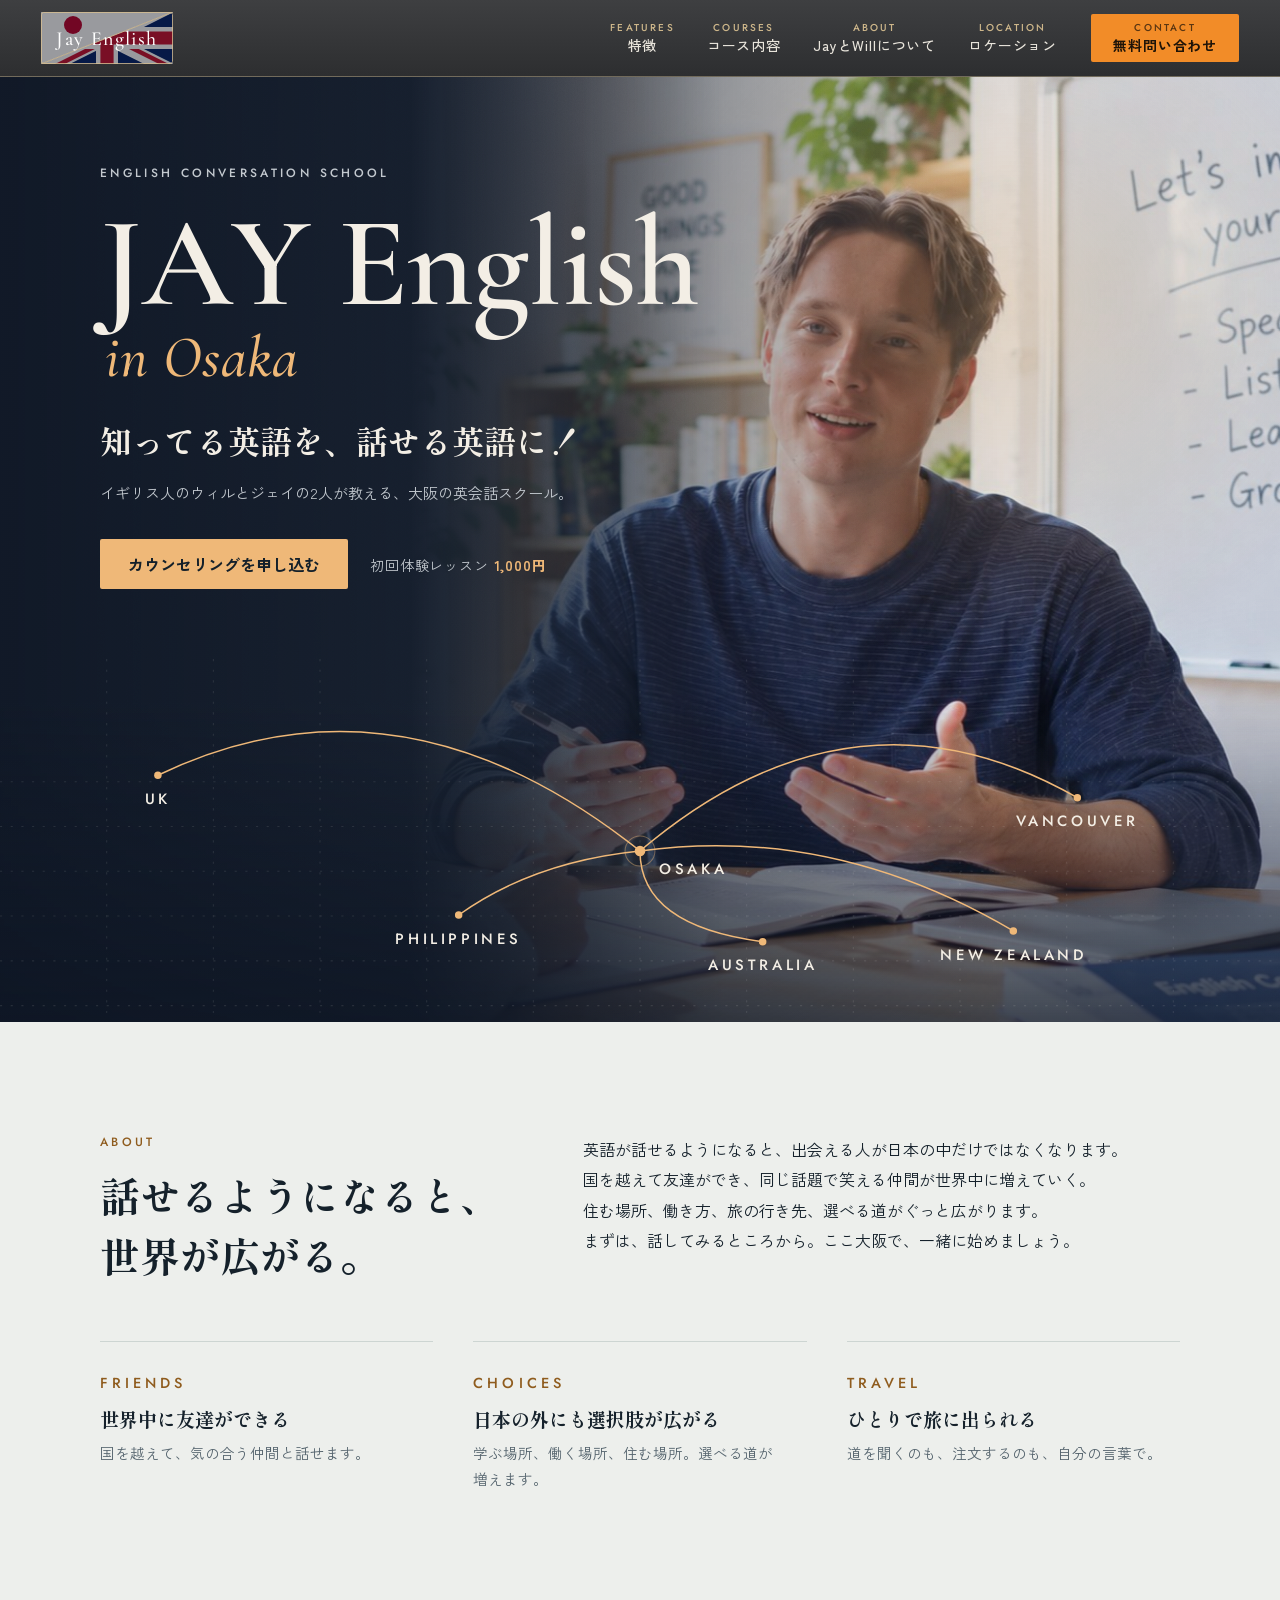
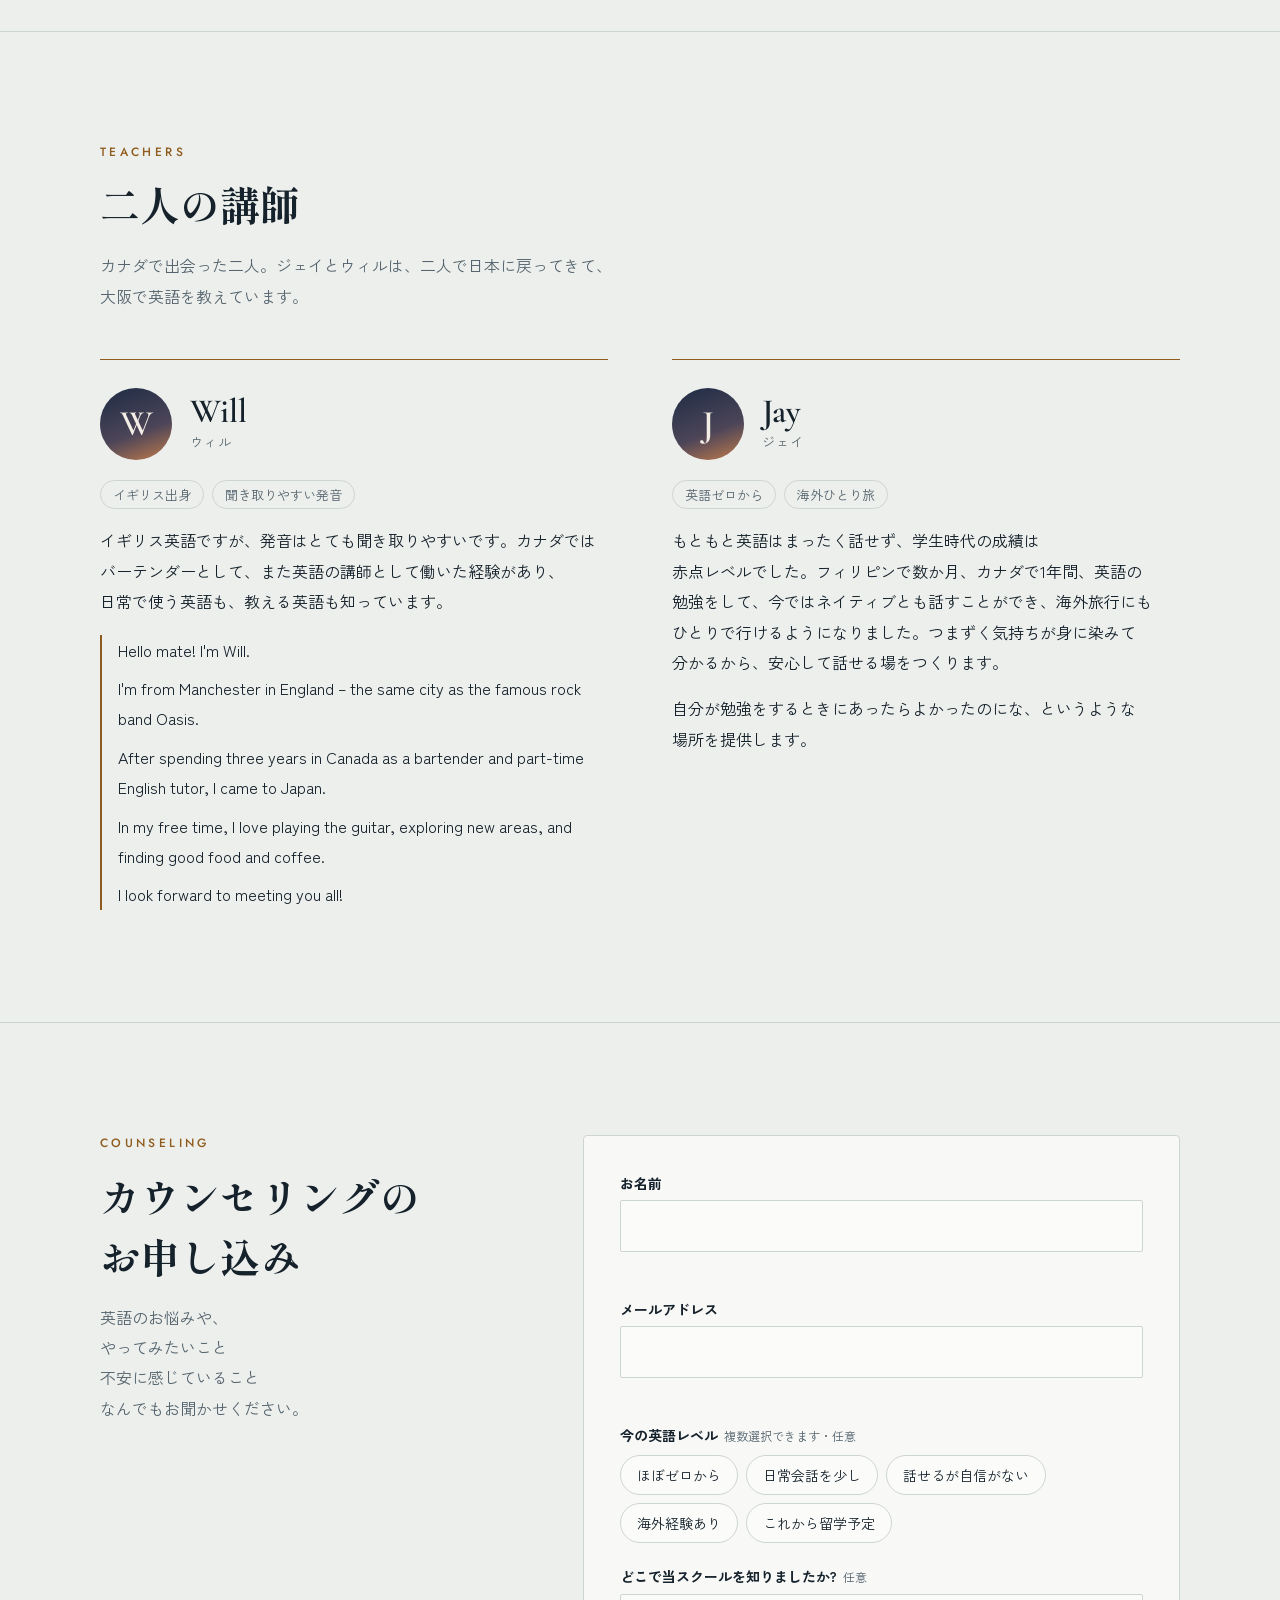
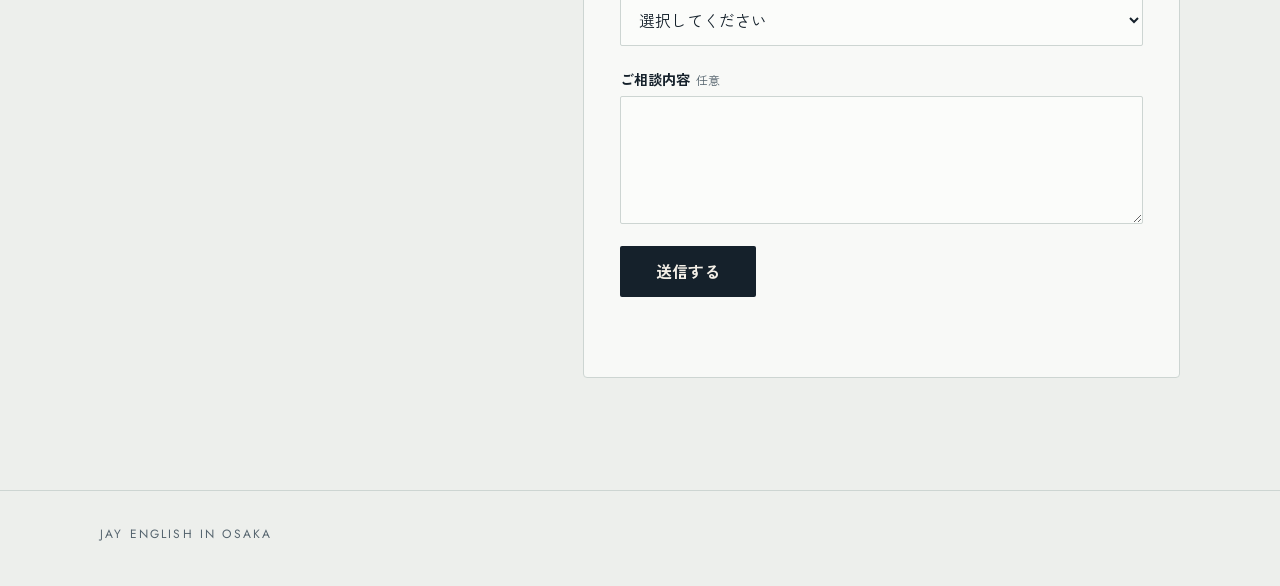
<file: index.html>
<!doctype html>
<html lang="ja">
<head>
<meta charset="utf-8">
<meta name="viewport" content="width=device-width, initial-scale=1">
<title>JAY English in Osaka</title>
<meta name="description" content="大阪の英会話スクール JAY English in Osaka。イギリス人のウィルとジェイの2人が教えます。">
<script>
/* オープニングを出すかどうかを、表示の前に決める(最初の1回だけ・URLに ?intro を付けると何度でも再生) */
(function () {
  var d = document.documentElement;
  d.classList.add("js");
  var reduce = !!(window.matchMedia && window.matchMedia("(prefers-reduced-motion: reduce)").matches);
  var seen = false;
  try { seen = !!sessionStorage.getItem("jayIntroSeen"); } catch (e) {}
  if (!reduce && (!seen || /[?&]intro\b/.test(location.search))) { d.classList.add("intro-on"); }
  /* 万が一スクリプトが動かなかった場合でも、サイトが見えるようにする保険 */
  setTimeout(function () { d.classList.remove("intro-on"); d.classList.add("split", "hero-go"); }, 9000);
})();
</script>
<link rel="preconnect" href="https://fonts.googleapis.com">
<link rel="preconnect" href="https://fonts.gstatic.com" crossorigin>
<link rel="stylesheet" href="https://fonts.googleapis.com/css2?family=Cormorant+Garamond:ital,wght@0,500;0,600;1,500&family=Jost:wght@400;500&family=Shippori+Mincho:wght@500;700&family=Zen+Kaku+Gothic+New:wght@400;500;700&display=swap">
<link rel="stylesheet" href="style.css">
</head>
<body>
<div class="intro" id="intro" role="presentation">
  <canvas id="introCanvas" aria-hidden="true"></canvas>
  <div class="intro-copy">
    <p class="intro-kicker">JAY English in Osaka</p>
    <p class="intro-catch" id="introCatch" lang="ja"><span class="w">知ってる英語を、</span><span class="w">話せる英語に！</span></p>
    <span class="intro-line" aria-hidden="true"></span>
    <p class="intro-en">From Osaka, to the world.</p>
  </div>
  <button class="intro-skip" id="introSkip" type="button" aria-label="オープニングをスキップ">Skip</button>
</div>

<header class="site-header">
  <div class="wrap hdr">
    <a class="logo" id="logo" href="#top" aria-label="Jay English トップへ">
      <svg viewBox="0 0 132 52" xmlns="http://www.w3.org/2000/svg" aria-hidden="true">
        <defs>
          <clipPath id="lg-jp"><polygon points="0,0 132,0 0,52"/></clipPath>
          <clipPath id="lg-uk"><polygon points="132,0 132,52 0,52"/></clipPath>
          <clipPath id="lg-t"><path d="M30,15 h30 v15 z v15 h-30 z h-30 v-15 z v-15 h30 z"/></clipPath>
        </defs>
        <g clip-path="url(#lg-uk)">
          <svg x="0" y="0" width="132" height="52" viewBox="0 0 60 30" preserveAspectRatio="xMidYMid slice">
            <rect width="60" height="30" fill="#012169"/>
            <path d="M0,0 L60,30 M60,0 L0,30" stroke="#fff" stroke-width="6"/>
            <path d="M0,0 L60,30 M60,0 L0,30" stroke="#c8102e" stroke-width="4" clip-path="url(#lg-t)"/>
            <path d="M30,0 v30 M0,15 h60" stroke="#fff" stroke-width="10"/>
            <path d="M30,0 v30 M0,15 h60" stroke="#c8102e" stroke-width="6"/>
          </svg>
        </g>
        <g clip-path="url(#lg-jp)">
          <rect width="132" height="52" fill="#fff"/>
          <circle cx="32" cy="13" r="9" fill="#bc002d"/>
        </g>
        <rect width="132" height="52" fill="#0c1018" opacity=".42"/>
        <line x1="0" y1="52" x2="132" y2="0" stroke="#d7be91" stroke-opacity=".8" stroke-width="1"/>
        <text class="logo-text" x="66" y="27" text-anchor="middle" dominant-baseline="central">Jay English</text>
        <rect x=".5" y=".5" width="131" height="51" rx="2" fill="none" stroke="#d7be91" stroke-opacity=".8"/>
      </svg>
    </a>
    <div class="menu-wrap" id="menuWrap">
    <button class="burger" id="burger" type="button" aria-label="メニューを開く" aria-expanded="false" aria-controls="nav"><span></span></button>
    <nav class="nav" id="nav" aria-label="メインメニュー">
      <button class="nav-item" type="button" data-open-features><span class="en">Features</span><span class="ja">特徴</span></button>
      <div class="nav-drop" id="navDrop">
        <a class="nav-item" id="navCourses" href="#courses" aria-haspopup="true"><span class="en">Courses</span><span class="ja">コース内容</span></a>
        <div class="drop"><div class="drop-in">
          <a class="drop-item" href="#course-1"><span class="en">One-to-One</span><span class="ja">マンツーマン英会話</span></a>
          <a class="drop-item" href="#course-2"><span class="en">Casual Conversation</span><span class="ja">カジュアルConversation</span></a>
          <button class="drop-item" type="button" data-stage="パーソナライズコース" data-en="Personalized" data-desc="目的もレベルも人それぞれ。お一人おひとりに合わせて、コースを設計します。"><span class="en">Personalized</span><span class="ja">パーソナライズコース</span></button>
          <button class="drop-item" id="openKids" data-open-kids type="button"><span class="en">Kids</span><span class="ja">Kids(子ども向け)</span></button>
        </div></div>
      </div>
      <button class="nav-item" type="button" data-stage="JayとWillについて" data-en="About"><span class="en">About</span><span class="ja">JayとWillについて</span></button>
      <button class="nav-item" type="button" data-stage="ロケーション" data-en="Location"><span class="en">Location</span><span class="ja">ロケーション</span></button>
    </nav>
    </div>
    <a class="nav-item nav-cta" id="navCta" href="#counseling"><span class="en">Contact</span><span class="ja">無料問い合わせ</span></a>
  </div>
</header>

<section class="hero" id="top">
  <div class="hero-bg"><img src="top.jpg" alt="講師と生徒が楽しそうに英語で話している様子"></div>
  <div class="hero-glow" aria-hidden="true"></div>
  <div class="wrap hero-inner">
    <p class="eyebrow">English Conversation School</p>
    <h1 class="wordmark" data-split aria-label="JAY English in Osaka">
      <span>JAY English</span>
      <span class="in">in Osaka</span>
    </h1>
    <p class="tagline" data-split><span class="w">知ってる英語を、</span><span class="w">話せる英語に！</span></p>
    <p class="sub">イギリス人のウィルとジェイの2人が教える、大阪の英会話スクール。</p>
    <a class="btn-hero" href="#counseling">カウンセリングを申し込む</a>
    <span class="hero-note">初回体験レッスン <strong>1,000円</strong></span>
  </div>

  <div class="map" aria-hidden="true">
    <svg viewBox="0 -50 1200 340" xmlns="http://www.w3.org/2000/svg">
      <path class="grat" d="M0 65H1200M0 107H1200M0 149H1200M0 191H1200M0 233H1200M0 275H1200M0 317H1200M100 -50V290M200 -50V290M300 -50V290M400 -50V290M500 -50V290M600 -50V290M700 -50V290M800 -50V290M900 -50V290M1000 -50V290M1100 -50V290"/>
      <g class="routes">
        <path pathLength="1" d="M600 130 Q374 -50 148 59"/>
        <path pathLength="1" d="M600 130 Q800 -40 1010 80"/>
        <path pathLength="1" d="M600 130 Q500 140 430 190"/>
        <path pathLength="1" d="M600 130 Q600 200 715 215"/>
        <path pathLength="1" d="M600 130 Q780 105 950 205"/>
      </g>
      <g class="flyers">
        <circle class="flyer" r="2.8"><animateMotion begin="indefinite" dur="4.2s" repeatCount="indefinite" path="M600 130 Q500 140 430 190"/><animate attributeName="opacity" begin="indefinite" dur="4.2s" repeatCount="indefinite" values="0;1;1;0" keyTimes="0;.12;.85;1"/></circle>
        <circle class="flyer" r="2.8"><animateMotion begin="indefinite" dur="5s" repeatCount="indefinite" path="M600 130 Q600 200 715 215"/><animate attributeName="opacity" begin="indefinite" dur="5s" repeatCount="indefinite" values="0;1;1;0" keyTimes="0;.12;.85;1"/></circle>
        <circle class="flyer" r="2.8"><animateMotion begin="indefinite" dur="6.8s" repeatCount="indefinite" path="M600 130 Q780 105 950 205"/><animate attributeName="opacity" begin="indefinite" dur="6.8s" repeatCount="indefinite" values="0;1;1;0" keyTimes="0;.12;.85;1"/></circle>
        <circle class="flyer" r="2.8"><animateMotion begin="indefinite" dur="5.4s" repeatCount="indefinite" path="M600 130 Q374 -50 148 59"/><animate attributeName="opacity" begin="indefinite" dur="5.4s" repeatCount="indefinite" values="0;1;1;0" keyTimes="0;.12;.85;1"/></circle>
        <circle class="flyer" r="2.8"><animateMotion begin="indefinite" dur="6.2s" repeatCount="indefinite" path="M600 130 Q800 -40 1010 80"/><animate attributeName="opacity" begin="indefinite" dur="6.2s" repeatCount="indefinite" values="0;1;1;0" keyTimes="0;.12;.85;1"/></circle>
      </g>
      <circle class="ring" cx="600" cy="130" r="14"/>
      <circle class="dot" cx="600" cy="130" r="5"/>
      <text class="city" x="618" y="152">OSAKA</text>
      <circle class="dot" cx="148" cy="59" r="3.5"/>
      <text class="city" x="148" y="86" text-anchor="middle">UK</text>
      <circle class="dot" cx="1010" cy="80" r="3.5"/>
      <text class="city" x="1010" y="107" text-anchor="middle">VANCOUVER</text>
      <circle class="dot" cx="430" cy="190" r="3.5"/>
      <text class="city" x="430" y="217" text-anchor="middle">PHILIPPINES</text>
      <circle class="dot" cx="715" cy="215" r="3.5"/>
      <text class="city" x="715" y="242" text-anchor="middle">AUSTRALIA</text>
      <circle class="dot" cx="950" cy="205" r="3.5"/>
      <text class="city" x="950" y="232" text-anchor="middle">NEW ZEALAND</text>
    </svg>
  </div>
</section>

<main>
  <section class="section" id="about">
    <div class="wrap">
      <div class="about">
        <div>
          <p class="eyebrow accent">About</p>
          <h2>話せるようになると、<br>世界が広がる。</h2>
        </div>
        <p>英語が話せるようになると、出会える人が日本の中だけではなくなります。<br>
          国を越えて友達ができ、同じ話題で笑える仲間が世界中に増えていく。<br>
          住む場所、働き方、旅の行き先、選べる道がぐっと広がります。<br>
          まずは、話してみるところから。ここ大阪で、一緒に始めましょう。</p>
      </div>
      <div class="trio">
        <div>
          <p class="eyebrow accent">Friends</p>
          <h3>世界中に友達ができる</h3>
          <p>国を越えて、気の合う仲間と話せます。</p>
        </div>
        <div>
          <p class="eyebrow accent">Choices</p>
          <h3>日本の外にも選択肢が広がる</h3>
          <p>学ぶ場所、働く場所、住む場所。選べる道が増えます。</p>
        </div>
        <div>
          <p class="eyebrow accent">Travel</p>
          <h3>ひとりで旅に出られる</h3>
          <p>道を聞くのも、注文するのも、自分の言葉で。</p>
        </div>
      </div>
    </div>
  </section>

  <section class="section" id="teachers">
    <div class="wrap">
      <p class="eyebrow accent">Teachers</p>
      <h2>二人の講師</h2>
      <p class="lead">カナダで出会った二人。ジェイとウィルは、二人で日本に戻ってきて、大阪で英語を教えています。</p>

      <div class="teachers">
        <article class="teacher">
          <div class="who">
            <div class="avatar" aria-hidden="true">W</div>
            <div>
              <p class="name">Will</p>
              <p class="kana">ウィル</p>
            </div>
          </div>
          <div class="tags"><span>イギリス出身</span><span>聞き取りやすい発音</span></div>
          <p class="bio">イギリス英語ですが、発音はとても聞き取りやすいです。カナダではバーテンダーとして、また英語の講師として働いた経験があり、日常で使う英語も、教える英語も知っています。</p>
          <div class="bio-en" lang="en">
            <p>Hello mate! I'm Will.</p>
            <p>I'm from Manchester in England – the same city as the famous rock band Oasis.</p>
            <p>After spending three years in Canada as a bartender and part-time English tutor, I came to Japan.</p>
            <p>In my free time, I love playing the guitar, exploring new areas, and finding good food and coffee.</p>
            <p>I look forward to meeting you all!</p>
          </div>
        </article>

        <article class="teacher">
          <div class="who">
            <div class="avatar" aria-hidden="true">J</div>
            <div>
              <p class="name">Jay</p>
              <p class="kana">ジェイ</p>
            </div>
          </div>
          <div class="tags"><span>英語ゼロから</span><span>海外ひとり旅</span></div>
          <p class="bio">もともと英語はまったく話せず、学生時代の成績は赤点レベルでした。フィリピンで数か月、カナダで1年間、英語の勉強をして、今ではネイティブとも話すことができ、海外旅行にもひとりで行けるようになりました。つまずく気持ちが身に染みて分かるから、安心して話せる場をつくります。</p>
          <p class="bio">自分が勉強をするときにあったらよかったのにな、というような場所を提供します。</p>
        </article>
      </div>
    </div>
  </section>

  <section class="section" id="counseling">
    <div class="wrap">
      <div class="counsel">
        <div>
          <p class="eyebrow accent">Counseling</p>
          <h2>カウンセリングの<br>お申し込み</h2>
          <p class="lead">英語のお悩みや、<br>やってみたいこと<br>不安に感じていること<br>なんでもお聞かせください。</p>
        </div>

        <div class="panel">
          <form id="counselForm" novalidate>
            <input type="hidden" name="form_type" value="counseling">
            <div class="hp" aria-hidden="true"><label>この欄は空のままにしてください<input type="text" name="_gotcha" tabindex="-1" autocomplete="off"></label></div>
            <div class="field">
              <label for="f-name">お名前</label>
              <input id="f-name" name="name" type="text" autocomplete="name" required>
              <p class="err" id="err-name" aria-live="polite"></p>
            </div>
            <div class="field">
              <label for="f-email">メールアドレス</label>
              <input id="f-email" name="email" type="email" inputmode="email" autocomplete="email" required>
              <p class="err" id="err-email" aria-live="polite"></p>
            </div>
            <fieldset>
              <legend>今の英語レベル<span class="opt">複数選択できます・任意</span></legend>
              <div class="chips">
                <label class="chip"><input type="checkbox" id="lv-zero" name="level" value="ほぼゼロから"><span>ほぼゼロから</span></label>
                <label class="chip"><input type="checkbox" id="lv-some" name="level" value="日常会話を少し"><span>日常会話を少し</span></label>
                <label class="chip"><input type="checkbox" id="lv-unsure" name="level" value="話せるが自信がない"><span>話せるが自信がない</span></label>
                <label class="chip"><input type="checkbox" id="lv-past" name="level" value="海外経験あり"><span>海外経験あり</span></label>
                <label class="chip"><input type="checkbox" id="lv-plan" name="level" value="これから留学予定"><span>これから留学予定</span></label>
              </div>
            </fieldset>
            <div class="field" id="w-past" hidden>
              <label for="f-country-past">どこの国に行きましたか?</label>
              <input id="f-country-past" name="country_past" type="text" placeholder="例: カナダ、フィリピン">
            </div>
            <div class="field" id="w-plan" hidden>
              <label for="f-country-plan">どこの国に行く予定ですか?</label>
              <input id="f-country-plan" name="country_plan" type="text" placeholder="例: イギリス">
            </div>
            <div class="field">
              <label for="f-src">どこで当スクールを知りましたか?<span class="opt">任意</span></label>
              <select id="f-src" name="heard_from">
                <option value="">選択してください</option>
                <option value="チラシ">チラシ</option>
                <option value="名刺・カード">名刺・カード</option>
                <option value="Instagram">Instagram</option>
                <option value="TikTok">TikTok</option>
                <option value="友人・知人の紹介">友人・知人の紹介</option>
                <option value="検索">インターネット検索</option>
                <option value="その他">その他</option>
              </select>
            </div>
            <div class="field">
              <label for="f-msg">ご相談内容<span class="opt">任意</span></label>
              <textarea id="f-msg" name="message" rows="4"></textarea>
            </div>
            <button class="btn" id="submitBtn" type="submit">送信する</button>
            <p class="err" id="err-form" aria-live="polite"></p>
          </form>

          <div class="thanks" id="thanks" hidden>
            <h3>お申し込みありがとうございます。</h3>
            <p>内容を確認して、メールでご連絡します。</p>
            <p class="preview-note" id="previewNote" hidden>これはプレビュー表示です。送信先が未設定のため、入力内容はどこにも送られていません。</p>
          </div>
        </div>
      </div>
    </div>
  </section>
</main>

<footer>
  <div class="wrap"><p>JAY English in Osaka</p></div>
</footer>

<div class="kview cview" id="cview" role="region" aria-label="コース内容" hidden>
  <div class="c-hero">
    <div class="c-hero-bg" id="cHeroBg"><img src="courses.jpg" alt="ネイティブ講師が生徒たちと楽しそうに英語で話している様子"></div>
    <div class="wrap c-hero-in">
      <button class="kback light" id="coursesBack" type="button">← トップに戻る</button>
      <p class="eyebrow">Courses</p>
      <h2>コース内容</h2>
      <p class="c-lead">ネイティブ講師と話して、知っている英語を使える英語に。</p>
      <div class="trial">
        <p class="trial-label"><span class="trial-en">First Lesson</span>初回体験レッスン</p>
        <p class="trial-price"><span class="num">1,000</span><span class="yen">円</span></p>
        <a class="trial-btn" href="#counseling" data-go-counseling>無料で問い合わせる<span aria-hidden="true"> →</span></a>
      </div>
    </div>
  </div>
  <div class="wrap c-body">
    <div class="courses">
        <article class="course" id="course-1">
          <p class="eyebrow accent">One-to-One</p>
          <div>
            <h3>日本にいながら、海外にいる時間を。英語が出てこない人も、もう一段上を目指す人も|大阪のマンツーマン英会話</h3>
            <p class="desc">学校で習った英語を、実際に口から出す練習をします。</p>
            <p class="desc">英語がなかなか出てこない方は、自分のペースで。わからないところは、ジェイが日本語でサポートします。</p>
            <p class="desc">日常会話はできる方は、ウィルとネイティブのテンポで雑談を。「簡単な言葉でしか言えない」を、自然な言い回しに直していきます。言い方の違いがわかりにくいときは、ジェイが日本語で一言補足します。</p>
            <p class="fit-title">こんな方に</p>
            <ul class="fit">
              <li>言いたいことが、簡単な言葉でしか言えない</li>
              <li>ネイティブ同士の会話になると聞き取れない</li>
              <li>留学や海外のあと、伸びが止まった</li>
            </ul>
            <div class="variants">
              <div class="variant">
                <h4>マンツーマン<span class="price">1レッスン 4,000円</span></h4>
                <p>講師と1対1で話す練習。初級は自分のペースで、中級は雑談の中で、言い回しを自然な形に直していきます。</p>
              </div>
              <div class="variant strong">
                <h4>2 to 1<span class="badge">日本人サポート付き</span><span class="price">1レッスン 4,000円</span></h4>
                <p>ウィルとジェイの2人で、あなた1人を担当します。ウィルがネイティブの英語で話し、わからなければジェイが日本語で補足します。慣れたら、日本語を必要なときだけに減らせます。二人で教えられることが、私たちの強みです。</p>
                <p class="limit">※ 講師2人で担当するため、受付人数に限りがあります。</p>
              </div>
            </div>
          </div>
        </article>

        <article class="course" id="course-2">
          <p class="eyebrow accent">Casual Conversation</p>
          <div>
            <h3>イギリス人講師と気軽に話す、カジュアルConversation|大阪</h3>
            <p class="desc">イギリス人講師のウィルと、日常の話題を気軽に英語でおしゃべりします。聞き取りやすい発音で、会話のテンポに慣れていきます。</p>
          </div>
        </article>

        <article class="course" id="course-3">
          <p class="eyebrow accent">Personalized</p>
          <div>
            <h3>あなたに合わせて設計する、パーソナライズコース</h3>
            <p class="desc">目的も、今のレベルも、使える時間も人それぞれ。カウンセリングでお話を聞いて、お一人おひとりに合わせたコースを設計します。</p>
            <button class="course-link" type="button" data-stage="パーソナライズコース" data-en="Personalized" data-desc="目的もレベルも人それぞれ。お一人おひとりに合わせて、コースを設計します。">詳しく見る</button>
          </div>
        </article>

        <article class="course kids" id="course-4">
          <p class="eyebrow accent">Kids</p>
          <div>
            <h3>はじめての英語も安心。ウィルとジェイが訪問するKidsレッスン</h3>
            <p class="desc">イギリス人のウィルと日本人のジェイの2人で、ご自宅にお伺いします。英語がはじめてのお子さんでも、わからないところはその場で日本語でサポートします。</p>
            <button class="course-link" type="button" data-open-kids>Kidsのページを見る</button>
          </div>
        </article>
      </div>
    <div class="c-cta">
      <p>まずは、お話を聞かせてください。</p>
      <p class="c-cta-sub">初回体験レッスンは1,000円です。受付人数に限りがあります。</p>
      <a class="btn" id="cCta" href="#counseling">カウンセリングを申し込む</a>
    </div>
  </div>
</div>

<div class="kview cview" id="fview" role="region" aria-label="特徴" hidden>
  <div class="c-hero">
    <div class="c-hero-bg"><img src="top.jpg" alt="ウィルが生徒に楽しそうに英語で話しかけている様子"></div>
    <div class="wrap c-hero-in">
      <button class="kback light" id="featuresBack" type="button">← トップに戻る</button>
      <p class="eyebrow">Features</p>
      <h2>私たちの特徴</h2>
      <p class="c-lead">二人で教えるから、話すのが不安な人も安心して始められます。</p>
    </div>
  </div>
  <div class="wrap c-body">
    <div class="courses">
      <article class="course">
        <p class="eyebrow accent">Two Teachers</p>
        <div>
          <h3>イギリス人と日本人、二人で教える</h3>
          <p class="desc">ネイティブのウィルと、日本人のジェイ。二人の講師がいるから、本場の英語に触れながら、日本語でも安心して学べます。</p>
        </div>
      </article>
      <article class="course">
        <p class="eyebrow accent">Japanese Support</p>
        <div>
          <h3>困ったら、その場で日本語のサポート</h3>
          <p class="desc">「聞き取れない」「言いたいことが言えない」で会話が止まっても大丈夫。ジェイがその場で日本語で助けます。2 to 1 のレッスンでは、これを二人で担当します。</p>
        </div>
      </article>
      <article class="course">
        <p class="eyebrow accent">Speak First</p>
        <div>
          <h3>知ってる英語を、話せる英語に</h3>
          <p class="desc">学校で習った英語を、実際に口から出す練習が中心です。聞き取りやすい発音のウィルと話しながら、会話のテンポに慣れていきます。</p>
        </div>
      </article>
      <article class="course">
        <p class="eyebrow accent">Been There</p>
        <div>
          <h3>つまずく気持ちがわかる講師</h3>
          <p class="desc">ジェイは、英語がまったく話せないところから、フィリピンとカナダでの勉強を経て話せるようになりました。ウィルはカナダでバーテンダーと英語講師を経験。日常で使う英語も、教える英語も知っています。</p>
        </div>
      </article>
    </div>
    <div class="c-cta">
      <p>まずは、お話を聞かせてください。</p>
      <a class="btn" id="fCta" href="#counseling">カウンセリングを申し込む</a>
    </div>
  </div>
</div>

<div class="kview" id="kview" role="region" aria-label="Kids" hidden>
  <div class="k-cover">
    <div class="k-bg" id="kidsPhoto"><img src="kids.jpg" alt="壁にチョークでアルファベットを書く男の子の後ろ姿"></div>
    <div class="wrap k-cover-in">
      <button class="kback light" id="kidsBack" type="button">← トップに戻る</button>
      <p class="eyebrow">Kids</p>
      <h2>はじめての英語も、<br>安心して。</h2>
      <p class="k-intro">英語がはじめてのお子さんでも大丈夫です。レッスンは、イギリス人のウィルと日本人のジェイの2人で行います。ウィルはネイティブの英語で話しかけ、わからないところはジェイがその場で日本語にして伝えます。「聞き取れなかったらどうしよう」と心配しなくても、楽しく英語に触れられます。</p>
    </div>
  </div>
  <div class="wrap">
    <div class="k-hero">
      <div class="k-duo">
        <div>
          <p class="eyebrow accent">Will · UK</p>
          <h3>ネイティブの英語で話しかけます</h3>
          <p>イギリス出身のウィルは、聞き取りやすい発音が持ち味です。</p>
        </div>
        <div>
          <p class="eyebrow accent">Jay · Japan</p>
          <h3>わからないところは日本語で</h3>
          <p>英語が苦手だった経験があるから、つまずく気持ちがわかります。</p>
        </div>
      </div>
    </div>

    <section class="k-sec">
      <p class="eyebrow accent">Course</p>
      <h2>コース内容</h2>
      <dl class="k-list">
        <div class="k-row"><dt>Style</dt><dd>2 on 1<small>先生2人で、お子さんを担当します。</small></dd></div>
        <div class="k-row"><dt>First lesson</dt><dd>初回無料</dd></div>
        <div class="k-row"><dt>Per lesson</dt><dd>1コマ 5,000円<small>40分</small></dd></div>
        <div class="k-row"><dt>Place</dt><dd>ご自宅へ訪問<small>ジェイとウィルの2人でお伺いします。</small></dd></div>
      </dl>
    </section>

    <section class="k-sec">
      <div class="k-form">
        <div>
          <p class="eyebrow accent">Contact</p>
          <h2>お問い合わせ</h2>
          <p class="lead">初回は無料です。ご質問だけでも、気軽にどうぞ。</p>
        </div>
        <div class="panel">
          <form id="kidsForm" novalidate>
            <input type="hidden" name="form_type" value="kids">
            <div class="hp" aria-hidden="true"><label>この欄は空のままにしてください<input type="text" name="_gotcha" tabindex="-1" autocomplete="off"></label></div>
            <div class="field">
              <label for="kf-name">保護者の方のお名前</label>
              <input id="kf-name" name="name" type="text" autocomplete="name" required>
              <p class="err" id="kerr-name" aria-live="polite"></p>
            </div>
            <div class="field">
              <label for="kf-email">メールアドレス</label>
              <input id="kf-email" name="email" type="email" inputmode="email" autocomplete="email" required>
              <p class="err" id="kerr-email" aria-live="polite"></p>
            </div>
            <div class="field">
              <label for="kf-age">お子さまの年齢<span class="opt">任意</span></label>
              <input id="kf-age" name="child_age" type="text" placeholder="例: 6歳">
            </div>
            <div class="field">
              <label for="kf-area">お住まいのエリア<span class="opt">任意</span></label>
              <input id="kf-area" name="area" type="text" placeholder="例: 大阪市北区">
            </div>
            <div class="field">
              <label for="kf-src">どこで当スクールを知りましたか?<span class="opt">任意</span></label>
              <select id="kf-src" name="heard_from">
                <option value="">選択してください</option>
                <option value="チラシ">チラシ</option>
                <option value="名刺・カード">名刺・カード</option>
                <option value="Instagram">Instagram</option>
                <option value="TikTok">TikTok</option>
                <option value="友人・知人の紹介">友人・知人の紹介</option>
                <option value="検索">インターネット検索</option>
                <option value="その他">その他</option>
              </select>
            </div>
            <div class="field">
              <label for="kf-msg">ご相談内容<span class="opt">任意</span></label>
              <textarea id="kf-msg" name="message" rows="4"></textarea>
            </div>
            <button class="btn" id="kidsSubmit" type="submit">初回無料レッスンを申し込む</button>
            <p class="err" id="kerr-form" aria-live="polite"></p>
          </form>
          <div class="thanks" id="kidsThanks" hidden>
            <h3>お問い合わせありがとうございます。</h3>
            <p>内容を確認して、メールでご連絡します。</p>
            <p class="preview-note" id="kidsPreviewNote" hidden>これはプレビュー表示です。送信先が未設定のため、入力内容はどこにも送られていません。</p>
          </div>
        </div>
      </div>
    </section>

    <section class="k-end">
      <p class="eyebrow accent">See you soon</p>
      <p class="big">Hello!</p>
      <h2>会えるのを、楽しみにしているよ!</h2>
      <p class="k-msg">ウィルとジェイは、みんなに会える日をわくわくしながら待っています。英語で「Hello!」と言うところから、いっしょに始めよう。</p>
    </section>
  </div>
</div>

<div class="stage" id="stage" role="region" aria-label="現在作成中" hidden>
  <div class="stage-moon" aria-hidden="true"></div>
  <svg class="sk sk-far" viewBox="0 0 4800 300" xmlns="http://www.w3.org/2000/svg" aria-hidden="true">
    <defs>
      <g id="skF" fill="#1d2b46">
        <rect x="0" y="215" width="70" height="85"/><rect x="70" y="190" width="40" height="110"/>
        <rect x="110" y="230" width="90" height="70"/><rect x="200" y="200" width="50" height="100"/>
        <rect x="250" y="235" width="80" height="65"/><rect x="330" y="205" width="45" height="95"/>
        <polygon points="395,300 432,70 444,22 456,70 495,300"/>
        <rect x="495" y="225" width="70" height="75"/><rect x="565" y="195" width="48" height="105"/>
        <rect x="613" y="235" width="80" height="65"/><rect x="693" y="210" width="42" height="90"/>
        <rect x="770" y="235" width="120" height="65"/>
        <path d="M788 235 a42 42 0 0 1 84 0z"/>
        <rect x="826" y="170" width="8" height="22"/><polygon points="826,170 834,170 830,140"/>
        <rect x="890" y="215" width="55" height="85"/><rect x="945" y="195" width="60" height="105"/>
        <rect x="1005" y="230" width="50" height="70"/><rect x="1055" y="205" width="44" height="95"/>
        <rect x="1099" y="240" width="80" height="60"/><rect x="1179" y="190" width="46" height="110"/>
        <rect x="1225" y="225" width="70" height="75"/><rect x="1295" y="200" width="40" height="100"/>
        <rect x="1335" y="235" width="90" height="65"/><rect x="1425" y="185" width="50" height="115"/>
        <rect x="1475" y="220" width="60" height="80"/><rect x="1535" y="205" width="65" height="95"/>
      </g>
    </defs>
    <use href="#skF" x="0"/><use href="#skF" x="1600"/><use href="#skF" x="3200"/>
  </svg>
  <svg class="sk sk-near" viewBox="0 0 4800 300" xmlns="http://www.w3.org/2000/svg" aria-hidden="true">
    <defs>
      <g id="skN">
        <g fill="#0a101c">
          <rect x="0" y="250" width="60" height="50"/><rect x="60" y="235" width="50" height="65"/>
          <rect x="110" y="255" width="80" height="45"/>
          <polygon points="194,112 242,112 218,58"/><rect x="200" y="112" width="36" height="188"/>
          <rect x="194" y="112" width="48" height="36"/><rect x="217" y="36" width="2" height="24"/>
          <rect x="250" y="240" width="170" height="60"/>
          <rect x="270" y="215" width="10" height="25"/><rect x="330" y="222" width="10" height="18"/>
          <rect x="400" y="218" width="12" height="22"/>
          <rect x="420" y="245" width="60" height="55"/><rect x="480" y="230" width="45" height="70"/>
          <rect x="525" y="250" width="75" height="50"/>
          <rect x="665" y="165" width="34" height="135"/><rect x="821" y="165" width="34" height="135"/>
          <polygon points="665,165 699,165 682,138"/><polygon points="821,165 855,165 838,138"/>
          <rect x="699" y="190" width="122" height="7"/><rect x="620" y="268" width="280" height="8"/>
          <rect x="905" y="245" width="50" height="55"/><rect x="955" y="225" width="45" height="75"/>
          <rect x="1240" y="240" width="60" height="60"/><rect x="1300" y="218" width="50" height="82"/>
          <rect x="1350" y="248" width="90" height="52"/><rect x="1440" y="230" width="55" height="70"/>
          <rect x="1495" y="252" width="105" height="48"/>
        </g>
        <g fill="none" stroke="#0a101c">
          <path stroke-width="3" d="M620 262 Q650 220 682 168 M682 168 Q760 238 838 168 M838 168 Q870 220 900 262"/>
          <circle cx="1130" cy="165" r="105" stroke-width="3"/>
          <circle cx="1130" cy="165" r="95" stroke-width="1.5"/>
          <g stroke-width="1">
            <line x1="1130" y1="60" x2="1130" y2="270"/>
            <line x1="1130" y1="60" x2="1130" y2="270" transform="rotate(30 1130 165)"/>
            <line x1="1130" y1="60" x2="1130" y2="270" transform="rotate(60 1130 165)"/>
            <line x1="1130" y1="60" x2="1130" y2="270" transform="rotate(90 1130 165)"/>
            <line x1="1130" y1="60" x2="1130" y2="270" transform="rotate(120 1130 165)"/>
            <line x1="1130" y1="60" x2="1130" y2="270" transform="rotate(150 1130 165)"/>
          </g>
          <path stroke-width="4" d="M1130 165 L1095 300 M1130 165 L1165 300"/>
        </g>
        <circle cx="218" cy="130" r="9" fill="#f3d79e" opacity=".9"/>
      </g>
    </defs>
    <use href="#skN" x="0"/><use href="#skN" x="1600"/><use href="#skN" x="3200"/>
  </svg>
  <video class="stage-video" id="stageVideo" muted loop playsinline preload="none" hidden></video>
  <div class="stage-body">
    <p class="eyebrow" id="stageEyebrow">Coming Soon</p>
    <h2 id="stageTitle">特徴</h2>
    <p class="stage-desc" id="stageDesc" hidden></p>
    <p class="stage-msg">現在作成中です</p>
    <p class="stage-en">Under construction</p>
    <button class="stage-close" id="stageClose" type="button">トップに戻る</button>
  </div>
</div>

<script src="main.js"></script>
</body>
</html>
</file>
<file: style.css>
/* JAY English in Osaka — デザインの設定ファイル
   色は、一番上の「:root」の中でまとめて変えられます。 */
html{color-scheme:light}body{margin:0}
  /* Layout: dusk hero with a flight-route band along its bottom edge, then calm left-aligned sections on a quiet ground. */
  :root {
    --bg: #edefec;
    --surface: #f8f9f7;
    --field-bg: #fbfcfa;
    --fg: #15212b;
    --muted: #55646e;
    --line: #cdd5d2;
    --accent: #8f5c1e;
    --btn-bg: #15212b;
    --btn-fg: #f3efe7;
    --danger: #b3261e;

    /* The hero is one fixed look in both themes */
    --sky-1: #0e1a2b;
    --sky-2: #1d2c45;
    --sky-3: #4d4558;
    --sky-4: #c27c4c;
    --hero-fg: #f3eee5;
    --hero-muted: #c3c9cf;
    --hero-accent: #efb878;
    --hero-ink: #14202a;

    --font-display: "Cormorant Garamond", "Times New Roman", serif;
    --font-jp: "Shippori Mincho", "Hiragino Mincho ProN", "Yu Mincho", serif;
    --font-body: "Zen Kaku Gothic New", "Hiragino Kaku Gothic ProN", "Yu Gothic", Meiryo, sans-serif;
    --font-label: "Jost", "Helvetica Neue", Arial, sans-serif;
  }
  @media (prefers-color-scheme: dark) {
    :root:not([data-theme="light"]) {
      --bg: #0f1922; --surface: #15232e; --field-bg: #101c26; --fg: #ecebe6; --muted: #9aa9b3;
      --line: #29394a; --accent: #e0a85c; --btn-bg: #e0a85c; --btn-fg: #14202a; --danger: #ff8a80;
      color-scheme: dark;
    }
  }
  :root[data-theme="dark"] {
    --bg: #0f1922; --surface: #15232e; --field-bg: #101c26; --fg: #ecebe6; --muted: #9aa9b3;
    --line: #29394a; --accent: #e0a85c; --btn-bg: #e0a85c; --btn-fg: #14202a; --danger: #ff8a80;
    color-scheme: dark;
  }

  *, *::before, *::after { box-sizing: border-box; }
  body {
    background: var(--bg);
    color: var(--fg);
    font-family: var(--font-body);
    font-size: 16px;
    line-height: 1.9;
    line-break: strict;
    word-break: auto-phrase;
    -webkit-font-smoothing: antialiased;
  }
  h1, h2, h3, p { margin: 0; }
  h2, h3 { text-wrap: balance; }
  :focus-visible { outline: 2px solid var(--accent); outline-offset: 3px; }

  .wrap { width: 100%; max-width: 1120px; margin-inline: auto; padding-inline: 20px; }

  .eyebrow {
    font-family: var(--font-label);
    font-weight: 500;
    font-size: 12px;
    letter-spacing: .28em;
    text-transform: uppercase;
    line-height: 1.4;
  }

  /* ---------- Site header ---------- */
  [hidden] { display: none !important; }
  .section { scroll-margin-top: 72px; }
  .site-header {
    position: sticky;
    top: env(safe-area-inset-top, 0px);
    z-index: 60;
    color: #e9e5dc;
    background: linear-gradient(180deg, #3e3f41 0%, #2d2e30 100%);
    border-bottom: 1px solid rgba(215, 190, 145, .34);
  }
  /* ヘッダーだけは中央の幅制限を外し、ロゴと問い合わせを画面の左右の端にそろえる */
  .site-header .wrap { max-width: none; padding-inline: clamp(20px, 3.2vw, 56px); }
  .hdr {
    display: flex;
    align-items: center;
    gap: 12px;
    min-height: 76px;
    padding-block: 10px;
  }
  .logo { display: block; flex: none; width: 132px; height: 52px; }
  .logo svg { display: block; width: 100%; height: 100%; }
  .logo-text {
    font-family: var(--font-display);
    font-weight: 500;
    font-size: 20px;
    letter-spacing: .07em;
    fill: #fff;
  }
  .nav { display: flex; align-items: center; gap: 4px; margin-left: auto; }
  .nav-item {
    appearance: none;
    position: relative;
    display: flex;
    flex-direction: column;
    align-items: center;
    gap: 3px;
    margin: 0;
    padding: 8px 14px;
    border: 0;
    background: none;
    color: inherit;
    font: inherit;
    line-height: 1.2;
    white-space: nowrap;
    text-decoration: none;
    cursor: pointer;
    transition: transform .2s ease, color .2s ease, background-color .2s ease;
  }
  .nav-item .en {
    font-family: var(--font-label);
    font-weight: 500;
    font-size: 10px;
    letter-spacing: .22em;
    text-transform: uppercase;
    color: #cdb68a;
    transition: color .2s ease;
  }
  .nav-item .ja { font-weight: 500; font-size: 14px; letter-spacing: .06em; }
  .nav-item::after {
    content: "";
    position: absolute;
    left: 14px;
    right: 14px;
    bottom: 1px;
    height: 1px;
    background: #d7be91;
    transform: scaleX(0);
    transition: transform .25s ease;
  }
  .nav-item:hover, .nav-item:focus-visible { transform: scale(1.1); color: #f1dfb9; }
  .nav-item:hover .en, .nav-item:focus-visible .en { color: #f1dfb9; }
  .nav-item[aria-current="true"] { color: #f1dfb9; }
  .nav-item[aria-current="true"]::after { transform: scaleX(1); }
  .nav-cta {
    margin-left: 8px;
    padding: 8px 22px;
    border-radius: 2px;
    background: #f28c28;
    color: #1f1408;
  }
  .nav-cta::after { display: none; }
  .nav-cta .en { color: rgba(31, 20, 8, .72); }
  .nav-cta .ja { font-weight: 700; }
  .nav-cta:hover, .nav-cta:focus-visible { background: #ffa24a; color: #1f1408; }
  .nav-cta:hover .en, .nav-cta:focus-visible .en { color: #1f1408; }
  .site-header :focus-visible { outline-color: #f1dfb9; }

  .nav-drop { position: relative; display: flex; }
  .drop {
    display: none;
    position: absolute;
    top: 100%;
    left: 50%;
    transform: translateX(-50%);
    min-width: 250px;
    padding-top: 6px;
    z-index: 5;
  }
  .drop-in {
    display: grid;
    padding: 6px;
    background: #2d2e30;
    border: 1px solid rgba(215, 190, 145, .34);
    box-shadow: 0 16px 32px rgba(0, 0, 0, .35);
  }
  .nav-drop.open .drop { display: block; }
  .nav-drop.dismiss .drop { display: none !important; }
  @media (hover: hover) {
    .nav-drop:hover .drop, .nav-drop:has(:focus-visible) .drop { display: block; }
  }
  .drop-item {
    appearance: none;
    display: flex;
    flex-direction: column;
    align-items: flex-start;
    gap: 2px;
    margin: 0;
    padding: 11px 16px;
    border: 0;
    border-radius: 2px;
    background: none;
    color: #e9e5dc;
    font: inherit;
    line-height: 1.3;
    text-align: left;
    text-decoration: none;
    cursor: pointer;
    transition: background-color .15s ease, color .15s ease;
  }
  .drop-item + .drop-item { border-top: 1px solid rgba(255, 255, 255, .07); }
  .drop-item .en {
    font-family: var(--font-label);
    font-weight: 500;
    font-size: 10px;
    letter-spacing: .22em;
    text-transform: uppercase;
    color: #cdb68a;
  }
  .drop-item .ja { font-weight: 500; font-size: 14px; letter-spacing: .04em; }
  .drop-item:hover, .drop-item:focus-visible { background: rgba(215, 190, 145, .14); color: #f1dfb9; }

  .course { scroll-margin-top: 90px; }

  .menu-wrap { display: contents; }
  .burger {
    display: none;
    appearance: none;
    flex: none;
    width: 44px;
    height: 44px;
    margin: 0;
    padding: 0;
    border: 1px solid rgba(215, 190, 145, .5);
    border-radius: 2px;
    background: none;
    color: inherit;
    cursor: pointer;
    place-items: center;
  }
  .burger span, .burger span::before, .burger span::after {
    content: "";
    display: block;
    width: 18px;
    height: 1.5px;
    background: #e9e5dc;
  }
  .burger span { position: relative; }
  .burger span::before { position: absolute; top: -6px; }
  .burger span::after { position: absolute; top: 6px; }

  @media (max-width: 859px) {
    .hdr { flex-wrap: nowrap; gap: 10px; min-height: 60px; padding-block: 8px; }
    .logo { order: 1; width: 112px; height: 44px; margin-right: auto; }
    .nav-cta { order: 2; margin: 0; padding: 6px 14px; }
    .menu-wrap { order: 3; display: block; }
    .burger { display: grid; }
    .nav {
      display: none;
      position: absolute;
      top: 100%;
      left: 0;
      right: 0;
      flex-direction: column;
      align-items: stretch;
      width: auto;
      margin: 0;
      gap: 0;
      padding: 4px 20px 14px;
      background: #2d2e30;
      border-bottom: 1px solid rgba(215, 190, 145, .34);
      box-shadow: 0 16px 30px rgba(0, 0, 0, .35);
    }
    .nav::before { content: ""; position: absolute; left: 0; right: 0; top: -16px; height: 16px; }
    .menu-wrap.open .nav { display: flex; }
    .menu-wrap.dismiss .nav { display: none !important; }
    .nav-drop { display: block; }
    .nav .nav-item {
      flex-direction: row;
      align-items: baseline;
      justify-content: flex-start;
      gap: 14px;
      width: 100%;
      padding: 14px 4px;
      border-top: 1px solid rgba(255, 255, 255, .08);
      text-align: left;
    }
    .nav .nav-item .en { min-width: 96px; }
    .nav .nav-item:hover, .nav .nav-item:focus-visible { transform: none; }
    .nav .nav-item::after { display: none; }
    .drop { position: static; transform: none; min-width: 0; padding-top: 0; }
    .drop-in { padding: 0 0 8px 24px; background: none; border: 0; box-shadow: none; }
    .drop-item { padding: 10px 8px; }
    .course { scroll-margin-top: 90px; }
    .section { scroll-margin-top: 84px; }
  }
  @media (max-width: 859px) and (hover: hover) {
    .menu-wrap:hover .nav, .menu-wrap:has(:focus-visible) .nav { display: flex; }
  }
  @media (max-width: 360px) {
    .logo { width: 100px; height: 40px; }
    .nav-cta { padding: 6px 10px; }
    .nav-cta .ja { font-size: 13px; letter-spacing: .02em; }
  }

  /* ---------- Kids page ---------- */
  .kview {
    position: fixed;
    inset: 0;
    z-index: 55;
    overflow-y: auto;
    padding-top: 84px;
    background: var(--bg);
    color: var(--fg);
  }
  @media (max-width: 859px) { .kview { padding-top: 92px; } }
  .kback {
    appearance: none;
    margin-top: 28px;
    padding: 8px 0;
    border: 0;
    background: none;
    color: var(--muted);
    font: inherit;
    font-size: 14px;
    cursor: pointer;
  }
  .kback:hover { color: var(--fg); }
  .k-hero { padding-block: 24px 72px; }
  .k-hero h2 {
    margin-top: 14px;
    font-family: var(--font-jp);
    font-weight: 700;
    font-size: clamp(28px, 5vw, 46px);
    line-height: 1.5;
  }
  .k-hero p.k-intro { margin-top: 24px; max-width: 36em; }
  .k-duo { margin-top: 44px; display: grid; }
  .k-duo > div { padding-block: 22px 26px; border-top: 1px solid var(--line); }
  .k-duo h3 { margin-top: 6px; font-family: var(--font-jp); font-weight: 700; font-size: 19px; line-height: 1.6; }
  .k-duo p { margin-top: 6px; font-size: 14.5px; color: var(--muted); line-height: 1.8; }
  .k-sec { padding-block: 72px; border-top: 1px solid var(--line); }
  .k-sec h2 {
    margin-top: 14px;
    font-family: var(--font-jp);
    font-weight: 700;
    font-size: clamp(24px, 4vw, 36px);
    line-height: 1.5;
  }
  .k-list { margin: 36px 0 0; display: grid; }
  .k-row { display: grid; gap: 6px 24px; padding-block: 22px; border-top: 1px solid var(--line); align-items: baseline; }
  .k-row:last-child { border-bottom: 1px solid var(--line); }
  .k-row dt { font-family: var(--font-label); font-weight: 500; font-size: 12px; letter-spacing: .24em; color: var(--accent); text-transform: uppercase; }
  .k-row dd { margin: 0; min-width: 0; font-family: var(--font-jp); font-weight: 700; font-size: clamp(22px, 3.6vw, 32px); line-height: 1.5; }
  .k-row dd small { display: block; margin-top: 2px; font-family: var(--font-body); font-weight: 400; font-size: 14px; color: var(--muted); line-height: 1.8; }
  .k-form { display: grid; gap: 36px; }
  .k-end { padding-block: 96px 128px; border-top: 1px solid var(--line); }
  .k-end .big {
    margin-top: 16px;
    font-family: var(--font-display);
    font-style: italic;
    font-weight: 500;
    font-size: clamp(44px, 9vw, 96px);
    line-height: 1.05;
    color: var(--accent);
  }
  .k-end h2 {
    margin-top: 20px;
    font-family: var(--font-jp);
    font-weight: 700;
    font-size: clamp(24px, 4vw, 36px);
    line-height: 1.5;
  }
  .k-end p.k-msg { margin-top: 16px; max-width: 34em; }
  @media (min-width: 760px) {
    .k-duo { grid-template-columns: 1fr 1fr; gap: 40px; }
    .k-row { grid-template-columns: 200px 1fr; }
    .k-form { grid-template-columns: 5fr 7fr; gap: 56px; align-items: start; }
  }

  .ill-text { font-family: var(--font-label); font-weight: 500; }
  .k-top { display: grid; gap: 32px; align-items: center; }
  .k-photo { margin: 0; order: -1; aspect-ratio: 4 / 3; max-width: 100%; overflow: hidden; border-radius: 4px; background: #ead9c3; }
  .k-photo svg, .k-photo img, .c-hero-bg svg, .c-hero-bg img { display: block; width: 100%; height: 100%; object-fit: cover; }
  @media (min-width: 860px) {
    .k-top { grid-template-columns: 7fr 5fr; gap: 56px; }
    .k-photo { order: 0; }
  }

  .cview { padding-top: 0; }
  .c-hero {
    position: relative;
    isolation: isolate;
    overflow: hidden;
    padding-top: 84px;
    color: #f3eee5;
    background: #26303f;
  }
  .c-hero-bg {
    position: absolute;
    top: 0;
    right: 0;
    bottom: 0;
    left: 22%;
    z-index: -2;
    -webkit-mask-image: linear-gradient(90deg, transparent 0, #000 38%);
    mask-image: linear-gradient(90deg, transparent 0, #000 38%);
  }
  .c-hero-bg img { object-position: 50% 35%; }
  .c-hero::after {
    content: "";
    position: absolute;
    inset: 0;
    z-index: -1;
    background: linear-gradient(90deg, rgba(14, 22, 36, .88) 0%, rgba(14, 22, 36, .64) 40%, rgba(14, 22, 36, .1) 78%);
  }
  .c-hero-in { padding-block: 8px 80px; }
  .c-hero .eyebrow { margin-top: 36px; color: #efc58f; }
  .c-hero h2 {
    margin-top: 12px;
    font-family: var(--font-jp);
    font-weight: 700;
    font-size: clamp(36px, 6.5vw, 68px);
    line-height: 1.3;
  }
  .c-lead { margin-top: 16px; max-width: 24em; font-size: 17px; color: #e2e5e8; }
  .kback.light { color: rgba(243, 238, 229, .8); }
  .kback.light:hover { color: #fff; }
  .c-body { padding-block: 24px 112px; }
  .c-body .courses { margin-top: 24px; }
  .c-cta { margin-top: 56px; display: grid; gap: 16px; justify-items: start; }
  .c-cta p { font-family: var(--font-jp); font-weight: 700; font-size: 22px; line-height: 1.6; }
  .c-cta .btn { display: inline-block; text-decoration: none; }
  @media (max-width: 859px) {
    .c-hero { padding-top: 92px; }
    .c-hero-bg { left: 0; -webkit-mask-image: none; mask-image: none; }
    .c-hero::after { background: rgba(14, 22, 36, .7); }
  }

  #kview { padding-top: 0; }
  .k-cover {
    position: relative;
    isolation: isolate;
    overflow: hidden;
    padding-top: 84px;
    color: #f6efe6;
    background: #6a5545;
  }
  .k-bg {
    position: absolute;
    top: 0;
    right: 0;
    bottom: 0;
    left: 22%;
    z-index: -2;
    -webkit-mask-image: linear-gradient(90deg, transparent 0, #000 38%);
    mask-image: linear-gradient(90deg, transparent 0, #000 38%);
  }
  .k-bg img { display: block; width: 100%; height: 100%; object-fit: cover; object-position: 50% 45%; }
  .k-cover::after {
    content: "";
    position: absolute;
    inset: 0;
    z-index: -1;
    background: linear-gradient(90deg, rgba(30, 22, 17, .84) 0%, rgba(30, 22, 17, .58) 40%, rgba(30, 22, 17, .1) 78%);
  }
  .k-cover-in { padding-block: 8px 96px; }
  .k-cover .eyebrow { margin-top: 36px; color: #f2c98f; }
  .k-cover h2 {
    margin-top: 12px;
    font-family: var(--font-jp);
    font-weight: 700;
    font-size: clamp(32px, 5.4vw, 56px);
    line-height: 1.4;
    text-wrap: balance;
  }
  .k-cover .k-intro { margin-top: 22px; max-width: 27em; font-size: 16px; color: #f3ede5; }
  @media (max-width: 859px) {
    .k-cover { padding-top: 92px; }
    .k-bg { left: 0; -webkit-mask-image: none; mask-image: none; }
    .k-cover::after { background: rgba(30, 22, 17, .66); }
  }

  /* ---------- Under-construction stage ---------- */
  .stage {
    position: fixed;
    inset: 0;
    z-index: 50;
    display: grid;
    place-items: center;
    padding: 96px 20px 48px;
    overflow: hidden;
    color: #f3eee5;
    background:
      radial-gradient(70% 45% at 50% 100%, rgba(240, 170, 100, .55), transparent 70%),
      linear-gradient(180deg, #0a1020 0%, #17233b 40%, #4a4258 72%, #b9794f 100%);
  }
  .stage-moon {
    position: absolute;
    top: 18%;
    right: 14%;
    width: 64px;
    height: 64px;
    border-radius: 50%;
    background: radial-gradient(circle at 38% 38%, #fff6df, #e8d2a4 70%);
    box-shadow: 0 0 60px 18px rgba(255, 233, 190, .22);
    opacity: .9;
  }
  .sk { position: absolute; left: 0; display: block; will-change: transform; }
  .sk-far { bottom: 7vh; height: 36vh; width: calc(36vh * 16); animation: pan 170s linear infinite; opacity: .95; }
  .sk-near { bottom: 0; height: 46vh; width: calc(46vh * 16); animation: pan 95s linear infinite; }
  @keyframes pan { to { transform: translateX(-33.3333%); } }
  .stage-video {
    position: absolute;
    inset: 0;
    width: 100%;
    height: 100%;
    object-fit: cover;
  }
  .stage::after {
    content: "";
    position: absolute;
    inset: 0;
    pointer-events: none;
    background: radial-gradient(60% 55% at 50% 45%, rgba(8, 12, 22, .62), rgba(8, 12, 22, .1) 80%);
  }
  .stage-body { position: relative; z-index: 1; display: grid; justify-items: center; gap: 10px; text-align: center; max-width: 30em; }
  .stage .eyebrow { color: #efc58f; }
  .stage h2 {
    margin-top: 6px;
    font-family: var(--font-jp);
    font-weight: 700;
    font-size: clamp(30px, 6vw, 52px);
    line-height: 1.4;
    text-wrap: balance;
  }
  .stage-desc { max-width: 24em; font-size: 16px; line-height: 1.9; color: #e2e5e8; }
  .stage-msg { margin-top: 8px; font-size: 18px; letter-spacing: .12em; }
  .stage-en { font-family: var(--font-display); font-style: italic; font-size: 20px; color: #d6d9dd; }
  .stage-close {
    margin-top: 22px;
    padding: 12px 28px;
    border: 1px solid rgba(243, 238, 229, .6);
    border-radius: 2px;
    background: rgba(10, 16, 28, .35);
    color: inherit;
    font: inherit;
    font-weight: 500;
    font-size: 15px;
    line-height: 1.4;
    cursor: pointer;
    transition: background-color .2s ease;
  }
  .stage-close:hover { background: rgba(243, 238, 229, .16); }
  .stage :focus-visible { outline-color: #efc58f; }
  @media (max-width: 859px) { .stage { padding-top: 100px; } }
  @media (prefers-reduced-motion: reduce) {
    .sk, .nav-item, .nav-item::after, .stage-close { animation: none; transition: none; }
    .nav-item:hover, .nav-item:focus-visible { transform: none; }
  }

  /* ---------- Hero ---------- */
  .hero {
    position: relative;
    isolation: isolate;
    overflow: hidden;
    color: var(--hero-fg);
    background: #26303f;
  }
  .hero::before {
    content: "";
    position: absolute;
    inset: 0;
    z-index: -1;
    opacity: .16;
    mix-blend-mode: overlay;
    pointer-events: none;
    background-image: url("data:image/svg+xml;utf8,<svg xmlns='http://www.w3.org/2000/svg' width='160' height='160'><filter id='n'><feTurbulence type='fractalNoise' baseFrequency='.9' numOctaves='2' stitchTiles='stitch'/><feColorMatrix values='0 0 0 0 1 0 0 0 0 1 0 0 0 0 1 0 0 0 .6 0'/></filter><rect width='100%' height='100%' filter='url(%23n)'/></svg>");
  }
  .hero-bg {
    position: absolute;
    top: 0;
    right: 0;
    bottom: 0;
    left: 32%;
    z-index: -2;
    -webkit-mask-image: linear-gradient(90deg, transparent 0, #000 36%);
    mask-image: linear-gradient(90deg, transparent 0, #000 36%);
  }
  .hero-bg img { display: block; width: 100%; height: 100%; object-fit: cover; object-position: 72% 40%; }
  .hero::after {
    content: "";
    position: absolute;
    inset: 0;
    z-index: -1;
    pointer-events: none;
    background:
      linear-gradient(0deg, rgba(14, 22, 36, .78) 0%, rgba(14, 22, 36, 0) 34%),
      linear-gradient(90deg, rgba(14, 22, 36, .88) 0%, rgba(14, 22, 36, .6) 40%, rgba(14, 22, 36, .08) 78%);
  }
  @media (max-width: 859px) {
    .hero-bg { left: 0; -webkit-mask-image: none; mask-image: none; }
    .hero::after {
      background:
        linear-gradient(0deg, rgba(14, 22, 36, .8) 0%, rgba(14, 22, 36, 0) 34%),
        rgba(14, 22, 36, .6);
    }
  }
  .hero :focus-visible { outline-color: var(--hero-accent); }
  .hero-inner { padding-block: 64px 28px; }
  .hero .eyebrow { color: var(--hero-muted); }

  .wordmark {
    margin-top: 22px;
    font-family: var(--font-display);
    font-weight: 600;
    font-size: clamp(56px, 11vw, 128px);
    line-height: .94;
    letter-spacing: -.01em;
  }
  .wordmark > span { display: block; }
  .wordmark .in {
    margin: .1em 0 0 .08em;
    font-style: italic;
    font-weight: 500;
    font-size: .46em;
    letter-spacing: .01em;
    color: var(--hero-accent);
  }
  .tagline {
    margin-top: 30px;
    max-width: 22em;
    font-family: var(--font-jp);
    font-weight: 700;
    font-size: clamp(21px, 3.4vw, 32px);
    line-height: 1.6;
  }
  .sub {
    margin-top: 12px;
    max-width: 34em;
    font-size: 15px;
    color: var(--hero-muted);
  }
  .btn-hero {
    display: inline-block;
    margin-top: 32px;
    padding: 14px 28px;
    border-radius: 2px;
    background: var(--hero-accent);
    color: var(--hero-ink);
    font-weight: 700;
    font-size: 16px;
    line-height: 1.4;
    text-decoration: none;
    transition: transform .2s ease, background-color .2s ease;
  }
  .btn-hero:hover { transform: translateY(-2px); background: #f6c88f; }

  .map { margin-top: 34px; overflow: hidden; }
  .map svg {
    display: block;
    position: relative;
    left: 50%;
    width: max(100%, 860px);
    transform: translateX(-50%);
    overflow: visible;
  }
  .grat { fill: none; stroke: var(--hero-fg); stroke-opacity: .1; stroke-width: 1; stroke-dasharray: 2 8; }
  .routes path {
    fill: none;
    stroke: var(--hero-accent);
    stroke-width: 1.4;
    stroke-linecap: round;
    stroke-dasharray: 1;
    stroke-dashoffset: 0;
    animation: draw 2.4s cubic-bezier(.3, .6, .2, 1) both;
  }
  .routes path:nth-child(2) { animation-delay: .25s; }
  .routes path:nth-child(3) { animation-delay: .5s; }
  @keyframes draw { from { stroke-dashoffset: 1; } }
  .dot { fill: var(--hero-accent); }
  .ring { fill: none; stroke: var(--hero-accent); stroke-opacity: .4; stroke-width: 1; }
  .city {
    fill: var(--hero-fg);
    font-family: var(--font-label);
    font-weight: 500;
    font-size: 14px;
    letter-spacing: .24em;
  }
  @media (prefers-reduced-motion: reduce) {
    .routes path { animation: none; }
    .btn-hero { transition: none; }
  }

  @media (max-width: 859px) {
    .map { display: none; }
    .hero-inner { padding-block: 56px 64px; }
  }

  /* ---------- Sections ---------- */
  .section { padding-block: 88px; border-top: 1px solid var(--line); }
  .section:first-of-type { border-top: 0; }
  .section h2 {
    margin-top: 14px;
    font-family: var(--font-jp);
    font-weight: 700;
    font-size: clamp(26px, 4.2vw, 40px);
    line-height: 1.5;
  }
  .eyebrow.accent { color: var(--accent); }

  .about { display: grid; gap: 28px; }
  .about p { color: var(--fg); max-width: 36em; }
  .trio { margin-top: 56px; display: grid; gap: 0; }
  .trio > div { padding-block: 22px 26px; border-top: 1px solid var(--line); }
  .trio h3 {
    margin-top: 8px;
    font-family: var(--font-jp);
    font-weight: 700;
    font-size: 19px;
    line-height: 1.6;
  }
  .trio p { margin-top: 6px; font-size: 14.5px; color: var(--muted); line-height: 1.8; }

  .courses { margin-top: 44px; display: grid; }
  .course {
    display: grid;
    gap: 10px 40px;
    padding-block: 30px 34px;
    border-top: 1px solid var(--line);
    min-width: 0;
  }
  .course:last-child { border-bottom: 1px solid var(--line); }
  .course h3 {
    font-family: var(--font-jp);
    font-weight: 700;
    font-size: clamp(19px, 2.6vw, 24px);
    line-height: 1.6;
  }
  .course p.desc { margin-top: 10px; max-width: 36em; color: var(--muted); font-size: 15px; line-height: 1.9; }
  .course.kids { border-top: 1px solid var(--accent); }
  .course-link {
    margin-top: 18px;
    padding: 10px 24px;
    border: 1px solid var(--accent);
    border-radius: 2px;
    background: none;
    color: var(--accent);
    font: inherit;
    font-weight: 700;
    font-size: 14px;
    line-height: 1.4;
    cursor: pointer;
    transition: background-color .2s ease, color .2s ease;
  }
  .course-link:hover { background: var(--btn-bg); border-color: var(--btn-bg); color: var(--btn-fg); }
  .variants { margin-top: 22px; display: grid; gap: 14px; max-width: 40em; }
  .variant { padding: 16px 20px 18px; border-left: 2px solid var(--line); background: var(--surface); }
  .variant.strong { border-left-color: var(--accent); }
  .variant h4 {
    margin: 0;
    display: flex;
    flex-wrap: wrap;
    align-items: center;
    gap: 6px 12px;
    font-family: var(--font-jp);
    font-weight: 700;
    font-size: 17px;
    line-height: 1.6;
  }
  .variant p { margin-top: 4px; font-size: 14.5px; color: var(--muted); line-height: 1.85; }
  .badge {
    padding: 0 10px;
    border-radius: 999px;
    background: var(--accent);
    color: #fff;
    font-family: var(--font-body);
    font-weight: 700;
    font-size: 12px;
    line-height: 1.9;
    letter-spacing: .04em;
  }
  :root[data-theme="dark"] .badge { color: #14202a; }
  @media (prefers-color-scheme: dark) { :root:not([data-theme="light"]) .badge { color: #14202a; } }
  @media (min-width: 760px) {
    .course { grid-template-columns: 200px 1fr; }
  }

  .lead { margin-top: 16px; max-width: 34em; color: var(--muted); }
  .teachers { margin-top: 48px; display: grid; gap: 48px; }
  .teacher { min-width: 0; border-top: 1px solid var(--accent); padding-top: 28px; }
  .who { display: flex; align-items: center; gap: 18px; }
  .avatar {
    flex: none;
    width: 72px;
    height: 72px;
    display: grid;
    place-items: center;
    border-radius: 50%;
    color: var(--hero-fg);
    background: linear-gradient(160deg, var(--sky-2), var(--sky-3) 60%, var(--sky-4));
    font-family: var(--font-display);
    font-weight: 600;
    font-size: 36px;
    line-height: 1;
  }
  .who .name { font-family: var(--font-display); font-weight: 600; font-size: 34px; line-height: 1.1; }
  .who .kana { font-size: 13px; color: var(--muted); letter-spacing: .08em; }
  .tags { margin-top: 20px; display: flex; flex-wrap: wrap; gap: 8px; }
  .tags span {
    padding: 2px 12px;
    border: 1px solid var(--line);
    border-radius: 999px;
    font-size: 13px;
    line-height: 1.8;
    color: var(--muted);
  }
  .teacher p.bio { margin-top: 16px; }
  .bio-en { margin-top: 18px; padding-left: 16px; border-left: 2px solid var(--accent); }
  .bio-en p + p { margin-top: 8px; }

  /* ---------- Form ---------- */
  .counsel { display: grid; gap: 36px; }
  .panel {
    min-width: 0;
    padding: 28px 22px;
    background: var(--surface);
    border: 1px solid var(--line);
    border-radius: 4px;
  }
  form { display: grid; gap: 22px; }
  .field { display: grid; gap: 6px; min-width: 0; }
  label, legend { font-size: 14px; font-weight: 700; line-height: 1.6; padding: 0; }
  .opt { margin-left: 6px; font-weight: 400; font-size: 12px; color: var(--muted); }
  input[type="text"], input[type="email"], textarea, select {
    width: 100%;
    min-width: 0;
    padding: 12px 14px;
    border: 1px solid var(--line);
    border-radius: 2px;
    background: var(--field-bg);
    color: var(--fg);
    font: inherit;
    font-size: 16px;
    line-height: 1.6;
  }
  textarea { resize: vertical; min-height: 120px; }
  input:focus, textarea:focus, select:focus { border-color: var(--accent); }
  fieldset { margin: 0; padding: 0; border: 0; min-width: 0; }
  .chips { margin-top: 8px; display: flex; flex-wrap: wrap; gap: 8px; }
  .chip { position: relative; font-weight: 400; }
  .chip input { position: absolute; opacity: 0; inset: 0; margin: 0; cursor: pointer; }
  .chip span {
    display: block;
    padding: 8px 16px;
    border: 1px solid var(--line);
    border-radius: 999px;
    font-size: 14px;
    line-height: 1.6;
    background: var(--field-bg);
  }
  .chip input:checked + span { background: var(--btn-bg); color: var(--btn-fg); border-color: var(--btn-bg); }
  .chip input:focus-visible + span { outline: 2px solid var(--accent); outline-offset: 3px; }
  .hp { position: absolute; left: -9999px; width: 1px; height: 1px; overflow: hidden; }
  .err { min-height: 1.4em; font-size: 13px; line-height: 1.5; color: var(--danger); }
  .btn {
    justify-self: start;
    padding: 14px 36px;
    border: 0;
    border-radius: 2px;
    background: var(--btn-bg);
    color: var(--btn-fg);
    font: inherit;
    font-weight: 700;
    font-size: 16px;
    line-height: 1.4;
    cursor: pointer;
  }
  .btn:disabled { opacity: .6; cursor: default; }
  .thanks h3 { font-family: var(--font-jp); font-weight: 700; font-size: 22px; line-height: 1.6; }
  .thanks p { margin-top: 10px; }
  .thanks .preview-note { margin-top: 14px; font-size: 13px; color: var(--muted); }

  footer { padding-block: 32px 40px; border-top: 1px solid var(--line); }
  footer p { font-family: var(--font-label); font-size: 12px; letter-spacing: .18em; color: var(--muted); text-transform: uppercase; }

  @media (min-width: 760px) {
    .section { padding-block: 112px; }
    .hero-inner { padding-block: 88px 36px; }
    .about { grid-template-columns: 5fr 7fr; gap: 56px; align-items: start; }
    .about h2 { margin-top: 14px; }
    .trio { grid-template-columns: repeat(3, 1fr); gap: 40px; }
    .teachers { grid-template-columns: 1fr 1fr; gap: 64px; }
    .counsel { grid-template-columns: 5fr 7fr; gap: 56px; align-items: start; }
    .panel { padding: 36px 36px 40px; }
  }

  /* ---------- Opening (Osaka → the world) ---------- */
  .intro { display: none; }
  html.intro-on, html.intro-on body { overflow: hidden; }
  html.intro-on .intro {
    display: block;
    position: fixed;
    inset: 0;
    z-index: 200;
    overflow: hidden;
    color: #f3eee5;
    background:
      radial-gradient(70% 50% at 50% 108%, rgba(240, 170, 100, .26), transparent 70%),
      linear-gradient(180deg, #080e1c 0%, #101b32 52%, #232a47 100%);
    clip-path: inset(0 0 0 0);
    transition: clip-path 1.05s cubic-bezier(.76, 0, .24, 1);
  }
  .intro::after {
    content: "";
    position: absolute;
    inset: 0;
    pointer-events: none;
    background: radial-gradient(120% 90% at 50% 50%, transparent 55%, rgba(4, 8, 16, .55) 100%);
  }
  .intro canvas { position: absolute; inset: 0; width: 100%; height: 100%; display: block; transition: opacity 1.2s ease; }
  .intro.show-copy canvas { opacity: .34; }
  .intro.leaving { clip-path: inset(0 0 100% 0); }

  .intro-copy {
    position: absolute;
    inset: 0;
    z-index: 2;
    display: grid;
    align-content: center;
    justify-items: center;
    gap: 0;
    padding: 0 24px;
    text-align: center;
    transition: opacity .5s ease, transform .8s ease;
  }
  .intro.leaving .intro-copy { opacity: 0; transform: translateY(-28px); }
  .intro-kicker {
    font-family: var(--font-label);
    font-weight: 500;
    font-size: 12px;
    letter-spacing: .34em;
    text-transform: uppercase;
    line-height: 1.4;
    color: #efc58f;
    opacity: 0;
    transform: translateY(8px);
    transition: opacity .9s ease .1s, transform .9s ease .1s;
  }
  .intro.show-copy .intro-kicker { opacity: 1; transform: none; }
  .intro-catch {
    margin-top: 22px;
    font-family: var(--font-jp);
    font-weight: 700;
    font-size: clamp(27px, 5.2vw, 58px);
    line-height: 1.55;
    letter-spacing: .06em;
    text-wrap: balance;
  }
  .intro .ch { display: inline-block; opacity: 0; transform: translateY(42%); filter: blur(9px); }
  .intro.show-copy .ch { animation: introCh 1s cubic-bezier(.2, .7, .1, 1) both; animation-delay: calc(.2s + var(--i) * 60ms); }
  @keyframes introCh { to { opacity: 1; transform: none; filter: blur(0); } }
  .intro-line {
    display: block;
    width: min(240px, 52vw);
    height: 1px;
    margin-top: 26px;
    background: linear-gradient(90deg, transparent, #efc58f, transparent);
    transform: scaleX(0);
    transition: transform 1.1s cubic-bezier(.2, .7, .1, 1) 1.1s;
  }
  .intro.show-copy .intro-line { transform: scaleX(1); }
  .intro-en {
    margin-top: 16px;
    font-family: var(--font-display);
    font-style: italic;
    font-size: clamp(17px, 2.2vw, 24px);
    color: #d6d9dd;
    opacity: 0;
    transition: opacity 1s ease 1.5s;
  }
  .intro.show-copy .intro-en { opacity: 1; }
  .intro-skip {
    position: absolute;
    z-index: 3;
    right: clamp(20px, 3.2vw, 56px);
    bottom: 28px;
    padding: 6px 2px;
    border: 0;
    border-bottom: 1px solid rgba(243, 238, 229, .45);
    background: none;
    color: rgba(243, 238, 229, .78);
    font: inherit;
    font-family: var(--font-label);
    font-size: 11px;
    letter-spacing: .3em;
    text-transform: uppercase;
    cursor: pointer;
    opacity: 0;
    animation: introFade 1s ease .8s forwards;
    transition: color .2s ease, border-color .2s ease;
  }
  .intro-skip:hover { color: #fff; border-color: #fff; }
  .intro.leaving .intro-skip { display: none; }
  .intro :focus-visible { outline-color: #efc58f; }
  @keyframes introFade { to { opacity: 1; } }

  /* ---------- Top page: text reveal + living background ---------- */
  .w { display: inline-block; white-space: nowrap; }
  html.js:not(.split) [data-split] { visibility: hidden; }
  .hero .w { overflow: hidden; vertical-align: top; padding: 0 .06em .16em; margin: 0 -.06em -.16em; }
  html.js .hero .ch { display: inline-block; transform: translateY(112%); opacity: 0; }
  html.js.hero-go .hero .wordmark .ch {
    animation: chUp 1.15s cubic-bezier(.2, .75, .15, 1) both;
    animation-delay: calc(.3s + var(--i) * 58ms);
  }
  html.js.hero-go .hero .tagline .ch {
    animation: chUp .95s cubic-bezier(.2, .75, .15, 1) both;
    animation-delay: calc(1.25s + var(--i) * 48ms);
  }
  @keyframes chUp { to { transform: none; opacity: 1; } }

  html.js:not(.hero-go) .hero .eyebrow,
  html.js:not(.hero-go) .hero .sub,
  html.js:not(.hero-go) .hero .btn-hero,
  html.js:not(.hero-go) .hero .map { opacity: 0; }
  html.js.hero-go .hero .eyebrow { animation: fadeUp .9s ease .1s backwards; }
  html.js.hero-go .hero .sub { animation: fadeUp .9s ease 2.0s backwards; }
  html.js.hero-go .hero .btn-hero { animation: fadeUp .9s ease 2.25s backwards; }
  html.js.hero-go .hero .map { animation: fadeUp 1.2s ease 2.0s backwards; }
  @keyframes fadeUp { from { opacity: 0; transform: translateY(14px); } }

  .hero-bg { overflow: hidden; }
  .hero-bg img { transform-origin: 72% 40%; }
  html.js:not(.hero-go) .hero-bg { opacity: 0; }
  html.js:not(.hero-go) .hero-bg img { transform: scale(1.2); }
  html.js.hero-go .hero-bg { animation: bgIn 1.8s ease backwards; }
  html.js.hero-go .hero-bg img { animation: bgSettle 16s cubic-bezier(.2, .6, .2, 1) both; }
  @keyframes bgIn { from { opacity: 0; } }
  @keyframes bgSettle { from { transform: scale(1.2); } to { transform: scale(1.03); } }
  .hero-glow {
    position: absolute;
    inset: -10%;
    z-index: -1;
    pointer-events: none;
    opacity: 0;
    background:
      radial-gradient(38% 46% at 74% 28%, rgba(239, 184, 120, .30), transparent 70%),
      radial-gradient(30% 40% at 92% 82%, rgba(120, 150, 210, .20), transparent 70%);
  }
  html.js.hero-go .hero-glow { animation: glowIn 2.4s ease .5s forwards, glowDrift 18s ease-in-out 3s infinite alternate; }
  @keyframes glowIn { to { opacity: 1; } }
  @keyframes glowDrift { to { transform: translate3d(-4%, 3%, 0) scale(1.1); } }

  html.js:not(.hero-go) .routes path { animation: none; stroke-dashoffset: 1; }
  html.js.hero-go .routes path { animation: draw 2.4s cubic-bezier(.3, .6, .2, 1) 2.3s both; }
  html.js.hero-go .routes path:nth-child(2) { animation-delay: 2.55s; }
  html.js.hero-go .routes path:nth-child(3) { animation-delay: 2.8s; }
  html.js.hero-go .routes path:nth-child(4) { animation-delay: 3.0s; }
  html.js.hero-go .routes path:nth-child(5) { animation-delay: 3.2s; }
  html.js.hero-go .routes path:nth-child(3) { animation-delay: 2.7s; }
  html.js.hero-go .routes path:nth-child(4) { animation-delay: 2.85s; }
  html.js.hero-go .routes path:nth-child(5) { animation-delay: 3s; }
  .routes path:nth-child(4) { animation-delay: .75s; }
  .routes path:nth-child(5) { animation-delay: 1s; }
  .flyer { fill: #fff3dc; opacity: 0; filter: drop-shadow(0 0 6px rgba(239, 184, 120, .95)); }

  @media (prefers-reduced-motion: reduce) {
    html.js .hero .ch { transform: none !important; opacity: 1 !important; animation: none !important; }
    html.js:not(.hero-go) .hero .eyebrow, html.js:not(.hero-go) .hero .sub,
    html.js:not(.hero-go) .hero .btn-hero, html.js:not(.hero-go) .hero .map,
    html.js:not(.hero-go) .hero-bg { opacity: 1 !important; }
    html.js .hero .eyebrow, html.js .hero .sub, html.js .hero .btn-hero, html.js .hero .map,
    html.js .hero-bg, html.js .hero-bg img, html.js .hero-glow { animation: none !important; }
    html.js .hero-bg img { transform: none !important; }
    html.js .routes path { animation: none !important; stroke-dashoffset: 0 !important; }
    .hero-glow { opacity: 1; }
  }

  /* ---------- 初回体験レッスン・料金 ---------- */
  .trial {
    margin-top: 28px;
    display: inline-flex;
    flex-wrap: wrap;
    align-items: center;
    gap: 12px 28px;
    padding: 18px 26px;
    border: 1px solid rgba(239, 197, 143, .55);
    border-radius: 2px;
    background: rgba(10, 16, 28, .45);
    -webkit-backdrop-filter: blur(6px);
    backdrop-filter: blur(6px);
  }
  .trial-label { display: grid; gap: 2px; font-family: var(--font-jp); font-weight: 700; font-size: 18px; line-height: 1.5; }
  .trial-en { font-family: var(--font-label); font-weight: 500; font-size: 10px; letter-spacing: .3em; text-transform: uppercase; color: #efc58f; }
  .trial-price { display: flex; align-items: baseline; gap: 4px; font-family: var(--font-display); font-weight: 600; color: #efc58f; line-height: 1; }
  .trial-price .num { font-size: clamp(40px, 6vw, 56px); }
  .trial-price .yen { font-family: var(--font-jp); font-weight: 700; font-size: 20px; }
  .trial-btn {
    display: inline-block;
    padding: 12px 22px;
    border-radius: 2px;
    background: #f28c28;
    color: #1f1408;
    font-weight: 700;
    font-size: 15px;
    line-height: 1.4;
    text-decoration: none;
    transition: background-color .2s ease;
  }
  .trial-btn:hover, .trial-btn:focus-visible { background: #ffa24a; }
  @media (max-width: 520px) {
    .trial { display: flex; padding: 16px 18px; }
    .trial-btn { width: 100%; text-align: center; }
  }
  .variant .price { font-family: var(--font-body); font-weight: 700; font-size: 14px; letter-spacing: .02em; color: var(--accent); }
  .variant p.limit { margin-top: 10px; font-size: 12.5px; color: var(--muted); }
  .c-cta p.c-cta-sub { margin-top: -6px; font-family: var(--font-body); font-weight: 400; font-size: 14px; line-height: 1.8; color: var(--muted); }
  .hero-note { display: inline-block; margin: 32px 0 0 18px; font-size: 14px; letter-spacing: .06em; color: var(--hero-muted); }
  .hero-note strong { color: var(--hero-accent); font-weight: 700; }
  @media (max-width: 859px) { .hero-note { display: block; margin: 14px 0 0; } }
  html.js:not(.hero-go) .hero .hero-note { opacity: 0; }
  html.js.hero-go .hero .hero-note { animation: fadeUp .9s ease 2.4s backwards; }

  /* ---------- 「こんな方に」 ---------- */
  .fit-title { margin-top: 22px; font-family: var(--font-label); font-weight: 500; font-size: 12px; letter-spacing: .28em; color: var(--accent); }
  .fit { margin: 8px 0 0; padding: 0; list-style: none; display: grid; gap: 6px; max-width: 36em; }
  .fit li { position: relative; padding-left: 22px; font-size: 15px; line-height: 1.8; color: var(--fg); }
  .fit li::before { content: ""; position: absolute; left: 0; top: .95em; width: 12px; height: 1px; background: var(--accent); }
</file>
